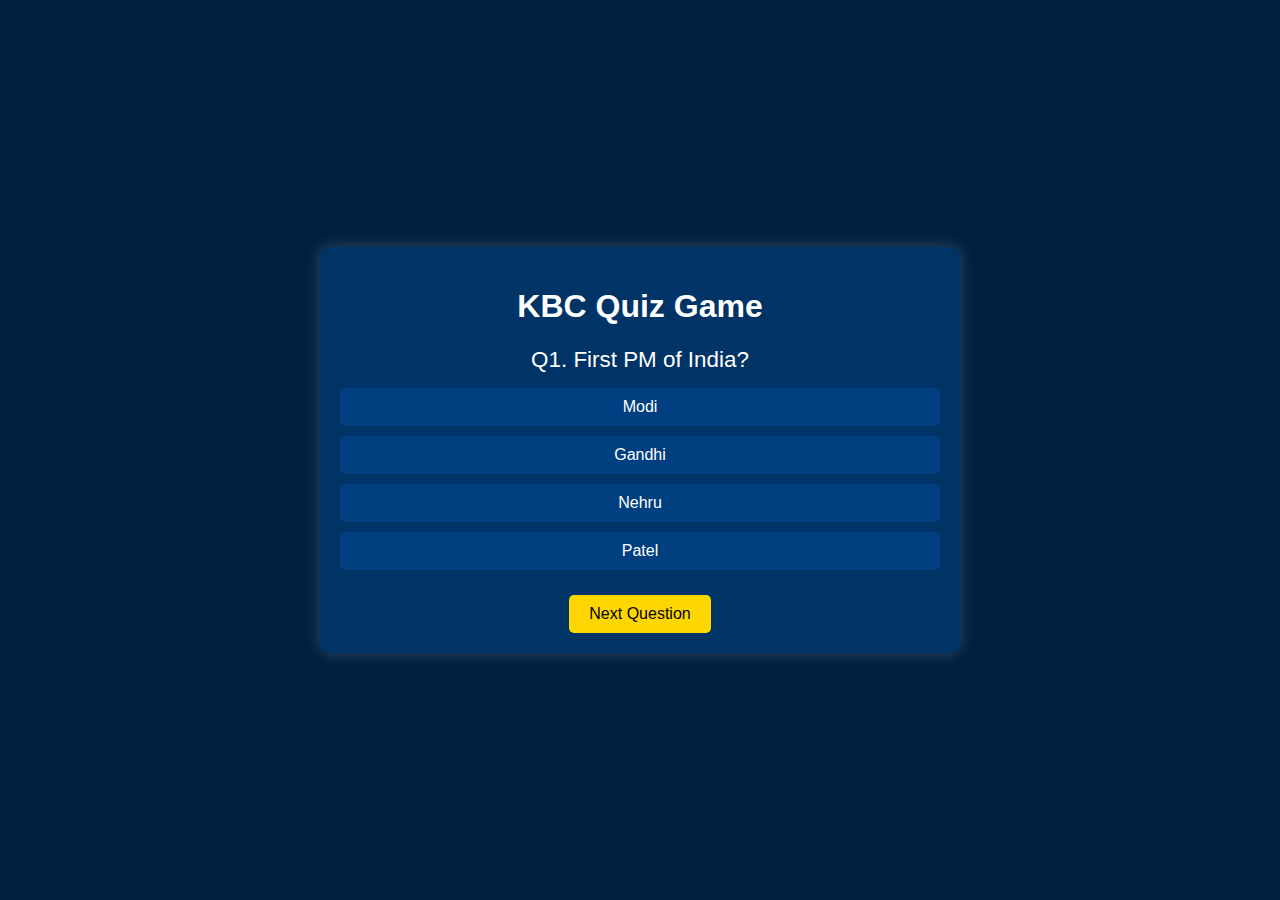
<file: KBC Quize/index.html>
<!DOCTYPE html>
<html lang="en">
<head>
  <meta charset="UTF-8" />
  <meta name="viewport" content="width=device-width, initial-scale=1.0"/>
  <title>KBC Quiz Game</title>
  <link rel="stylesheet" href="style.css">
</head>
<body>
  <div class="quiz-container">
    <h1>KBC Quiz Game</h1>
    <div id="question-box">
      <p id="question">Question will appear here</p>
      <div class="options" id="options"></div>
    </div>
    <button id="next-btn" disabled>Next Question</button>
  </div>

  <script src="script.js"></script>
</body>
</html>
</file>
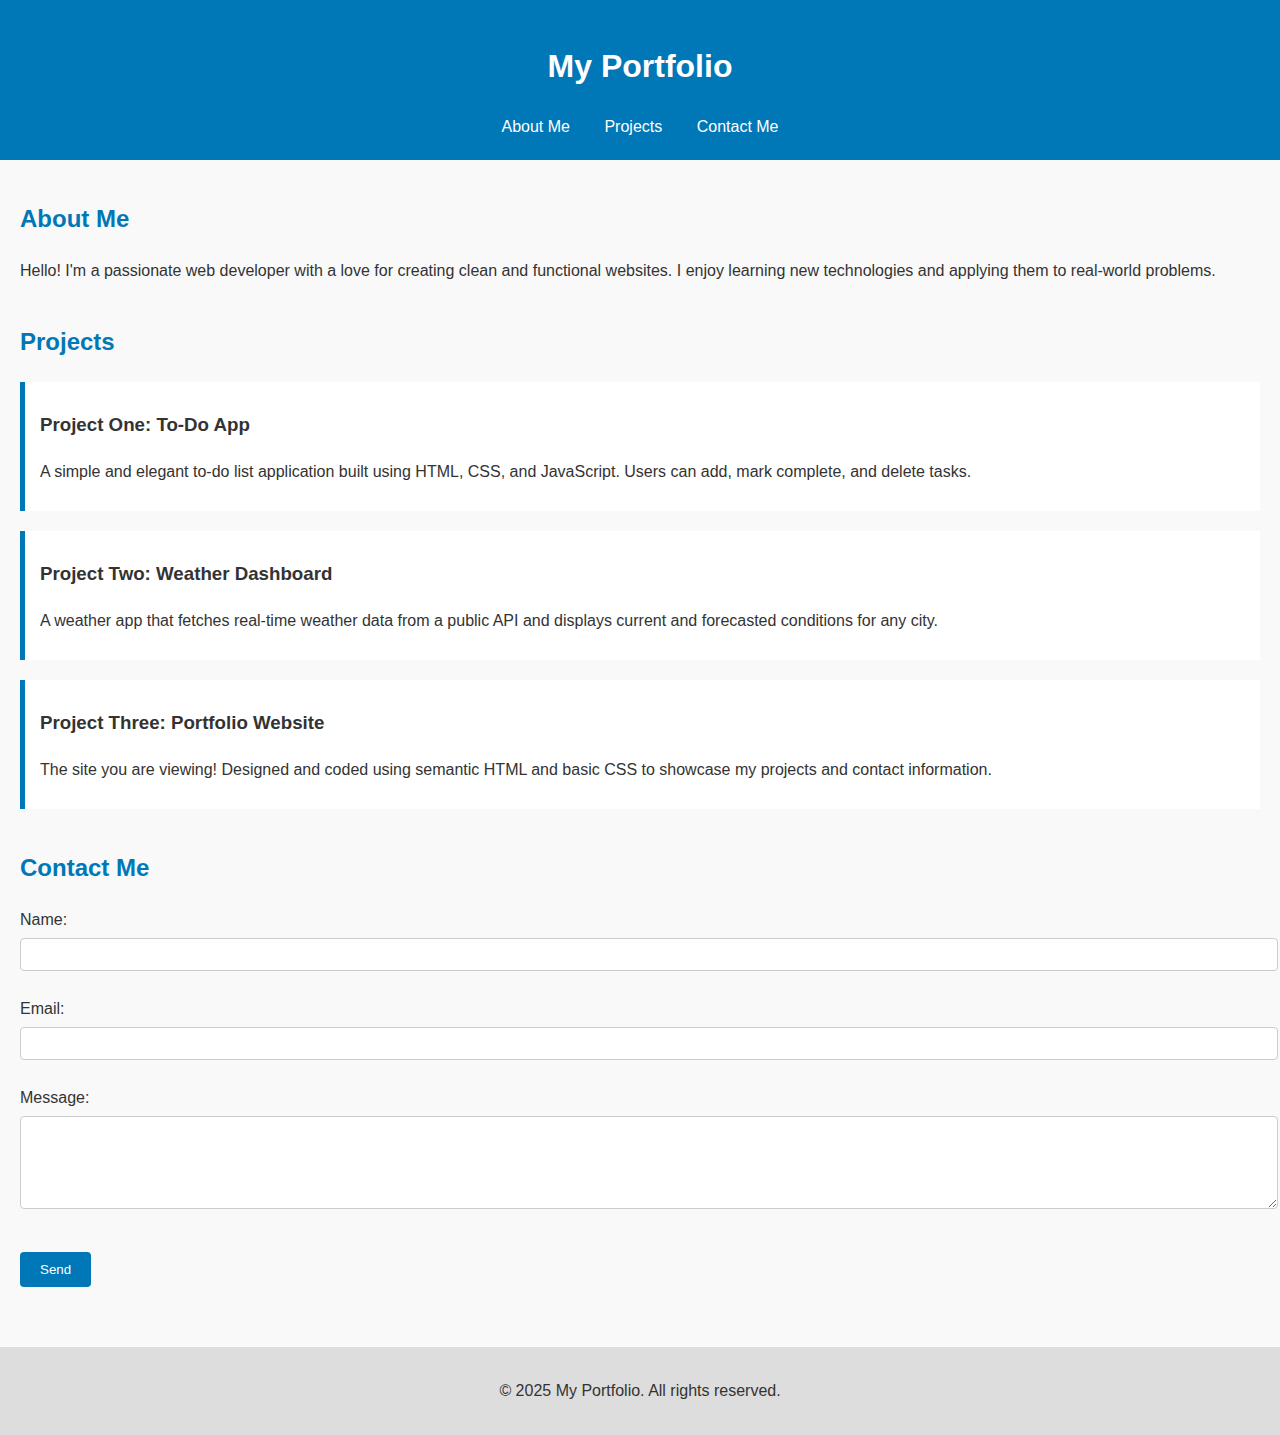
<file: Portfolio Website/index.html>
<!DOCTYPE html>
<html lang="en">
<head>
  <meta charset="UTF-8" />
  <meta name="viewport" content="width=device-width, initial-scale=1.0"/>
  <title>My Portfolio</title>
  <link rel="stylesheet" href="styles.css" />
</head>
<body>

  <header>
    <h1>My Portfolio</h1>
    <nav>
      <ul>
        <li><a href="#about">About Me</a></li>
        <li><a href="#projects">Projects</a></li>
        <li><a href="#contact">Contact Me</a></li>
      </ul>
    </nav>
  </header>

  <main>
    <section id="about">
      <h2>About Me</h2>
      <p>Hello! I'm a passionate web developer with a love for creating clean and functional websites. I enjoy learning new technologies and applying them to real-world problems.</p>
    </section>

    <section id="projects">
      <h2>Projects</h2>

      <article>
        <h3>Project One: To-Do App</h3>
        <p>A simple and elegant to-do list application built using HTML, CSS, and JavaScript. Users can add, mark complete, and delete tasks.</p>
      </article>

      <article>
        <h3>Project Two: Weather Dashboard</h3>
        <p>A weather app that fetches real-time weather data from a public API and displays current and forecasted conditions for any city.</p>
      </article>

      <article>
        <h3>Project Three: Portfolio Website</h3>
        <p>The site you are viewing! Designed and coded using semantic HTML and basic CSS to showcase my projects and contact information.</p>
      </article>
    </section>

    <section id="contact">
      <h2>Contact Me</h2>
      <form>
        <label for="name">Name:</label><br/>
        <input type="text" id="name" name="name" required><br/><br/>

        <label for="email">Email:</label><br/>
        <input type="email" id="email" name="email" required><br/><br/>

        <label for="message">Message:</label><br/>
        <textarea id="message" name="message" rows="5" required></textarea><br/><br/>

        <input type="submit" value="Send">
      </form>
    </section>
  </main>

  <footer>
    <p>© 2025 My Portfolio. All rights reserved.</p>
  </footer>

</body>
</html>
</file>
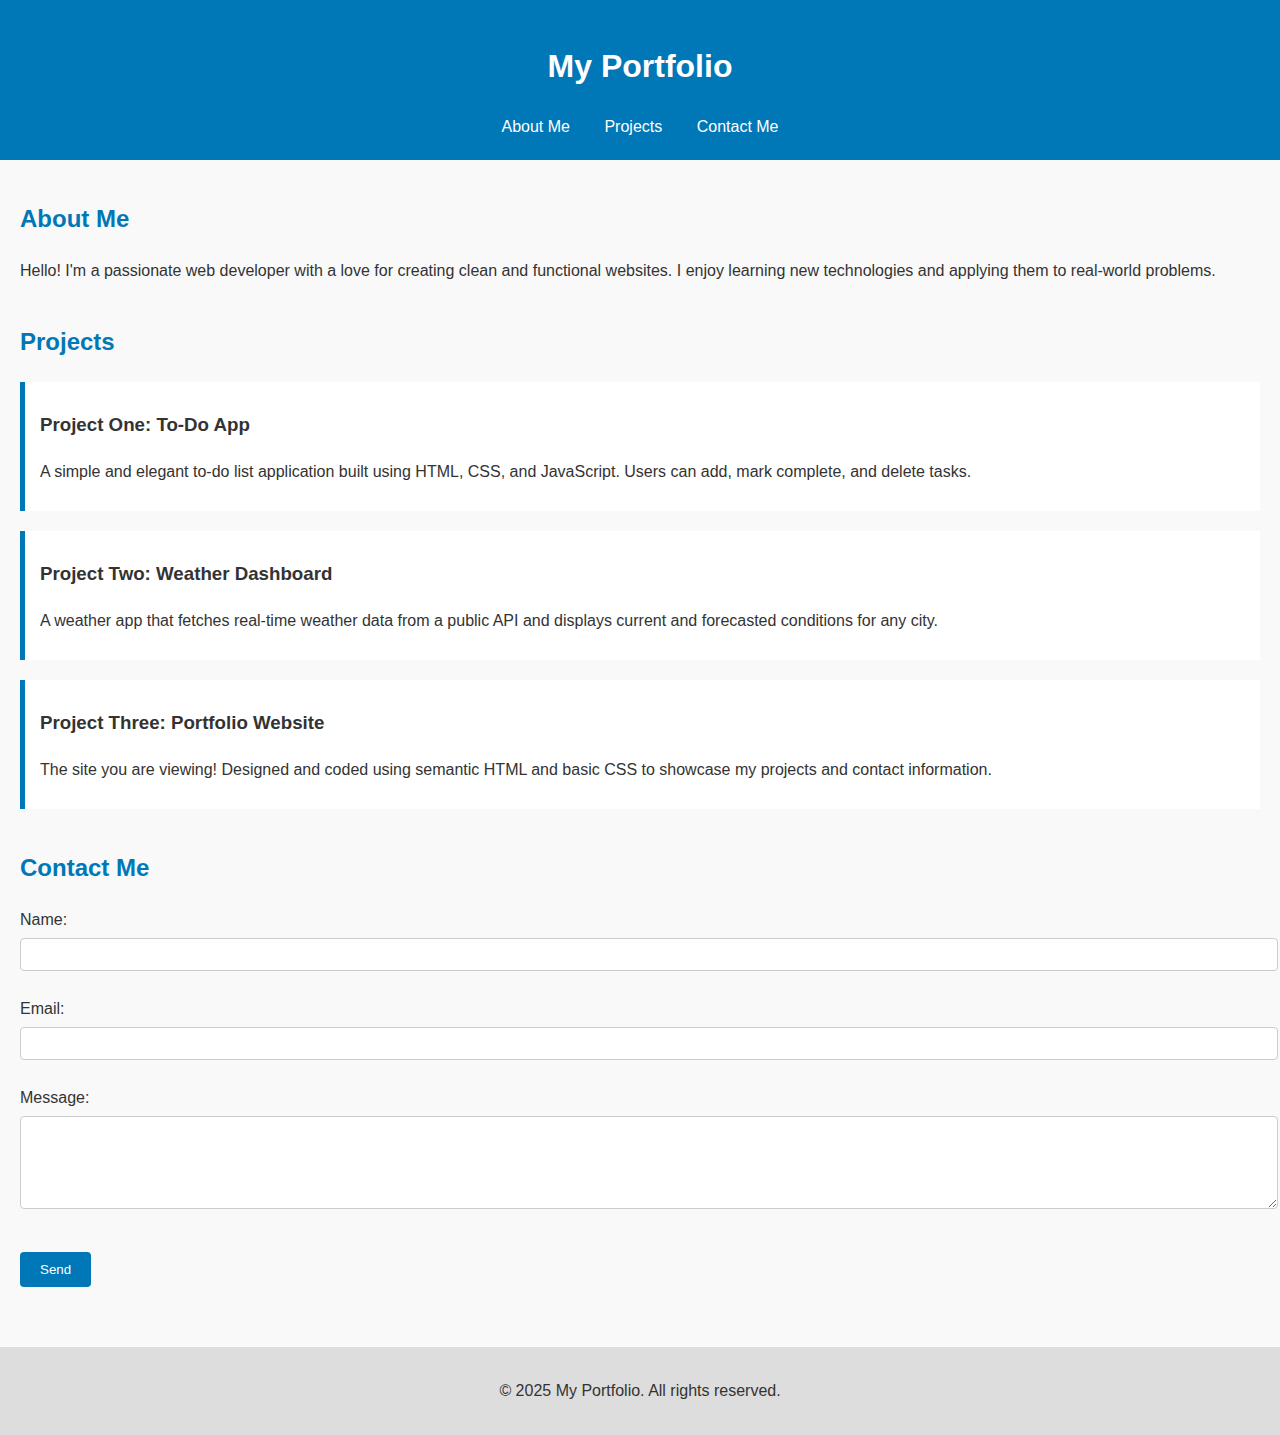
<file: project 1/index.html>
<!DOCTYPE html>
<html lang="en">
<head>
  <meta charset="UTF-8" />
  <meta name="viewport" content="width=device-width, initial-scale=1.0"/>
  <title>My Portfolio</title>
  <link rel="stylesheet" href="styles.css" />
</head>
<body>

  <header>
    <h1>My Portfolio</h1>
    <nav>
      <ul>
        <li><a href="#about">About Me</a></li>
        <li><a href="#projects">Projects</a></li>
        <li><a href="#contact">Contact Me</a></li>
      </ul>
    </nav>
  </header>

  <main>
    <section id="about">
      <h2>About Me</h2>
      <p>Hello! I'm a passionate web developer with a love for creating clean and functional websites. I enjoy learning new technologies and applying them to real-world problems.</p>
    </section>

    <section id="projects">
      <h2>Projects</h2>

      <article>
        <h3>Project One: To-Do App</h3>
        <p>A simple and elegant to-do list application built using HTML, CSS, and JavaScript. Users can add, mark complete, and delete tasks.</p>
      </article>

      <article>
        <h3>Project Two: Weather Dashboard</h3>
        <p>A weather app that fetches real-time weather data from a public API and displays current and forecasted conditions for any city.</p>
      </article>

      <article>
        <h3>Project Three: Portfolio Website</h3>
        <p>The site you are viewing! Designed and coded using semantic HTML and basic CSS to showcase my projects and contact information.</p>
      </article>
    </section>

    <section id="contact">
      <h2>Contact Me</h2>
      <form>
        <label for="name">Name:</label><br/>
        <input type="text" id="name" name="name" required><br/><br/>

        <label for="email">Email:</label><br/>
        <input type="email" id="email" name="email" required><br/><br/>

        <label for="message">Message:</label><br/>
        <textarea id="message" name="message" rows="5" required></textarea><br/><br/>

        <input type="submit" value="Send">
      </form>
    </section>
  </main>

  <footer>
    <p>© 2025 My Portfolio. All rights reserved.</p>
  </footer>

</body>
</html>
</file>
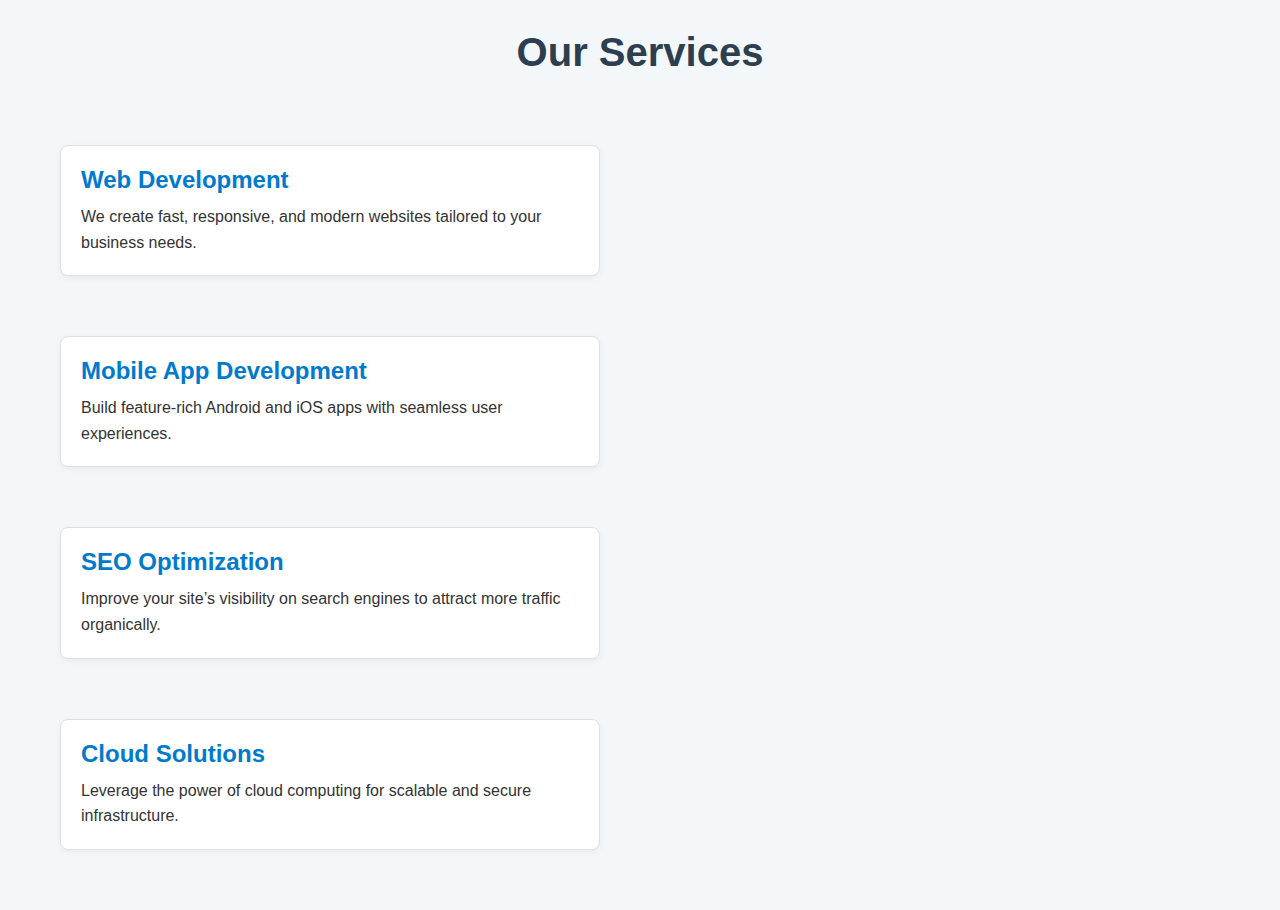
<file: project 10/index.html>
<!DOCTYPE html>
<html lang="en">
<head>
  <meta charset="UTF-8" />
  <meta name="viewport" content="width=device-width, initial-scale=1.0"/>
  <title>Our Services</title>
  <link rel="stylesheet" href="styles.css" />
</head>
<body>
  <header>
    <h1>Our Services</h1>
  </header>

  <main class="services-container">
    <section class="service-card">
      <h2>Web Development</h2>
      <p>We create fast, responsive, and modern websites tailored to your business needs.</p>
    </section>

    <section class="service-card">
      <h2>Mobile App Development</h2>
      <p>Build feature-rich Android and iOS apps with seamless user experiences.</p>
    </section>

    <section class="service-card">
      <h2>SEO Optimization</h2>
      <p>Improve your site’s visibility on search engines to attract more traffic organically.</p>
    </section>

    <section class="service-card">
      <h2>Cloud Solutions</h2>
      <p>Leverage the power of cloud computing for scalable and secure infrastructure.</p>
    </section>
  </main>
</body>
</html>
</file>
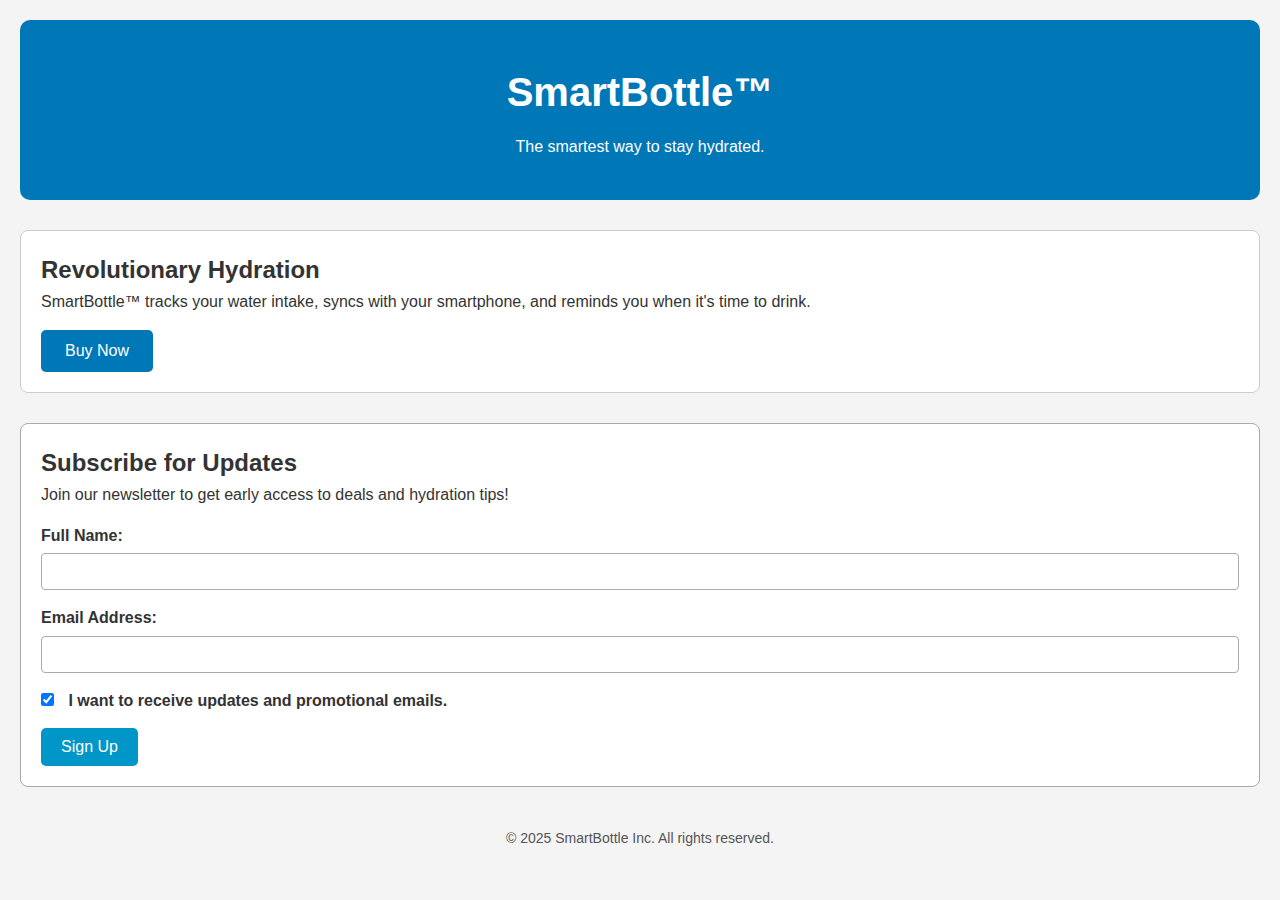
<file: project 2/index.html>
<!DOCTYPE html>
<html lang="en">
<head>
  <meta charset="UTF-8" />
  <meta name="viewport" content="width=device-width, initial-scale=1.0"/>
  <title>SmartBottle - Stay Hydrated</title>
  <link rel="stylesheet" href="styles.css" />
</head>
<body>

  <header>
    <h1>SmartBottle™</h1>
    <p>The smartest way to stay hydrated.</p>
  </header>

  <main>
    <section class="product-info">
      <h2>Revolutionary Hydration</h2>
      <p>SmartBottle™ tracks your water intake, syncs with your smartphone, and reminds you when it's time to drink.</p>
      <button class="cta-button">Buy Now</button>
    </section>

    <section class="newsletter">
      <h2>Subscribe for Updates</h2>
      <p>Join our newsletter to get early access to deals and hydration tips!</p>

      <form>
        <div class="form-group">
          <label for="name">Full Name:</label>
          <input type="text" id="name" name="name" required />
        </div>

        <div class="form-group">
          <label for="email">Email Address:</label>
          <input type="email" id="email" name="email" required />
        </div>

        <div class="form-group">
          <label>
            <input type="checkbox" name="updates" checked />
            I want to receive updates and promotional emails.
          </label>
        </div>

        <input type="submit" value="Sign Up" class="submit-button" />
      </form>
    </section>
  </main>

  <footer>
    <p>&copy; 2025 SmartBottle Inc. All rights reserved.</p>
  </footer>

</body>
</html>
</file>
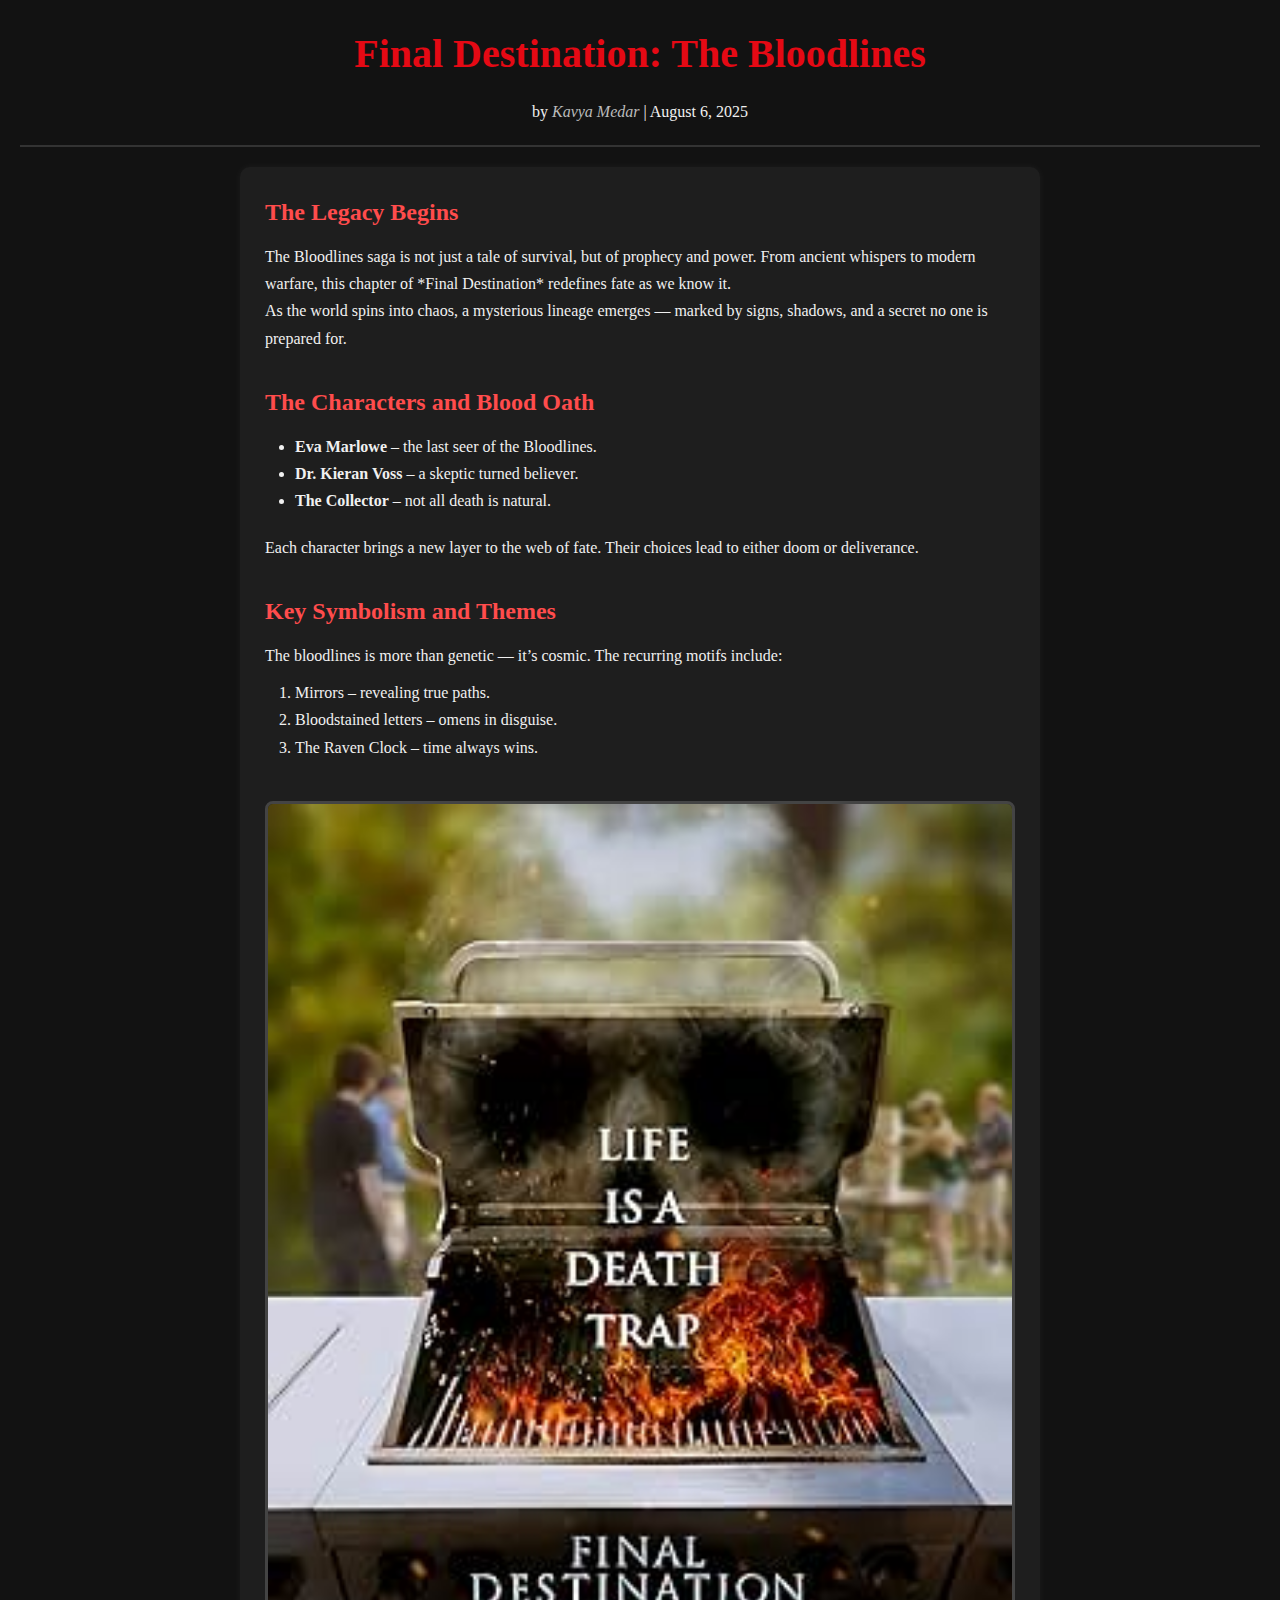
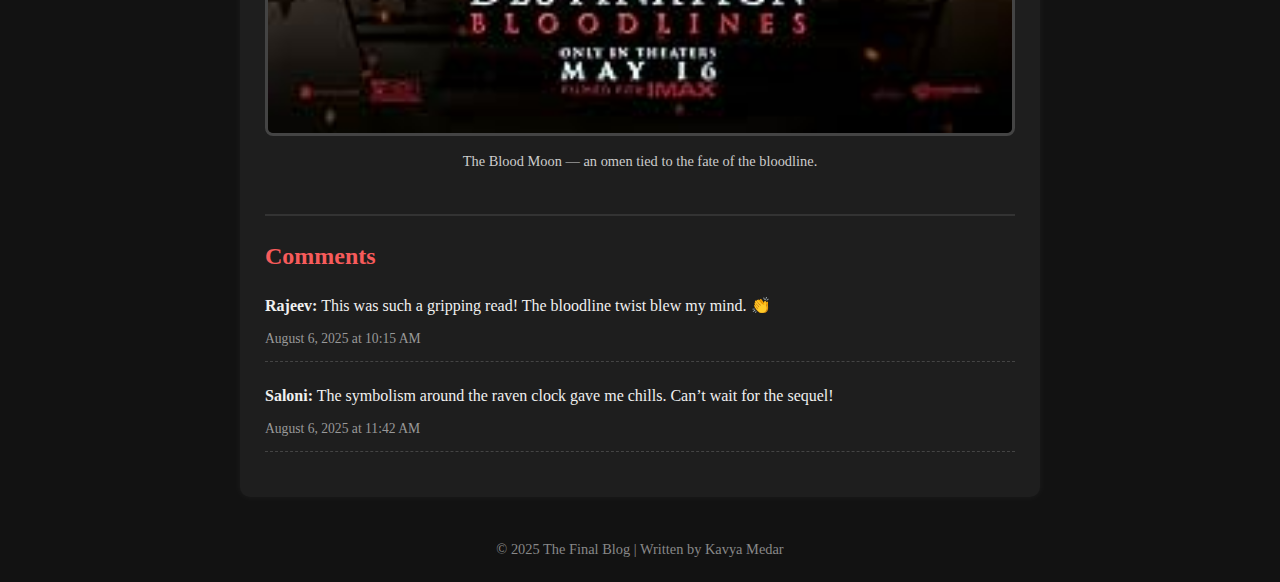
<file: project 3/index.html>
<!DOCTYPE html>
<html lang="en">
<head>
  <meta charset="UTF-8" />
  <meta name="viewport" content="width=device-width, initial-scale=1.0"/>
  <title>Final Destination - The Bloodlines</title>
  <link rel="stylesheet" href="styles.css" />
</head>
<body>

  <header>
    <h1>Final Destination: The Bloodlines</h1>
    <p>by <span class="author">Kavya Medar</span> | 
      <time datetime="2025-08-06">August 6, 2025</time>
    </p>
  </header>

  <main>
    <article>
      <section>
        <h2>The Legacy Begins</h2>
        <p>The Bloodlines saga is not just a tale of survival, but of prophecy and power. From ancient whispers to modern warfare, this chapter of *Final Destination* redefines fate as we know it.</p>
        <p>As the world spins into chaos, a mysterious lineage emerges — marked by signs, shadows, and a secret no one is prepared for.</p>
      </section>

      <section>
        <h2>The Characters and Blood Oath</h2>
        <ul>
          <li><strong>Eva Marlowe</strong> – the last seer of the Bloodlines.</li>
          <li><strong>Dr. Kieran Voss</strong> – a skeptic turned believer.</li>
          <li><strong>The Collector</strong> – not all death is natural.</li>
        </ul>
        <p>Each character brings a new layer to the web of fate. Their choices lead to either doom or deliverance.</p>
      </section>

      <section>
        <h2>Key Symbolism and Themes</h2>
        <p>The bloodlines is more than genetic — it’s cosmic. The recurring motifs include:</p>
        <ol>
          <li>Mirrors – revealing true paths.</li>
          <li>Bloodstained letters – omens in disguise.</li>
          <li>The Raven Clock – time always wins.</li>
        </ol>
      </section>

      <figure>
        <img src="Final destination-The Bloodlines.jpeg" height="auto" width="50px" alt="A shadowy figure under a blood moon" />
        <figcaption>The Blood Moon — an omen tied to the fate of the bloodline.</figcaption>
      </figure>
    </article>

    <section class="comments">
      <h2>Comments</h2>

      <article class="comment">
        <p><strong>Rajeev:</strong> This was such a gripping read! The bloodline twist blew my mind. 👏</p>
        <time datetime="2025-08-06T10:15">August 6, 2025 at 10:15 AM</time>
      </article>

      <article class="comment">
        <p><strong>Saloni:</strong> The symbolism around the raven clock gave me chills. Can’t wait for the sequel!</p>
        <time datetime="2025-08-06T11:42">August 6, 2025 at 11:42 AM</time>
      </article>

    </section>
  </main>

  <footer>
    <p>&copy; 2025 The Final Blog | Written by Kavya Medar</p>
  </footer>

</body>
</html>
</file>
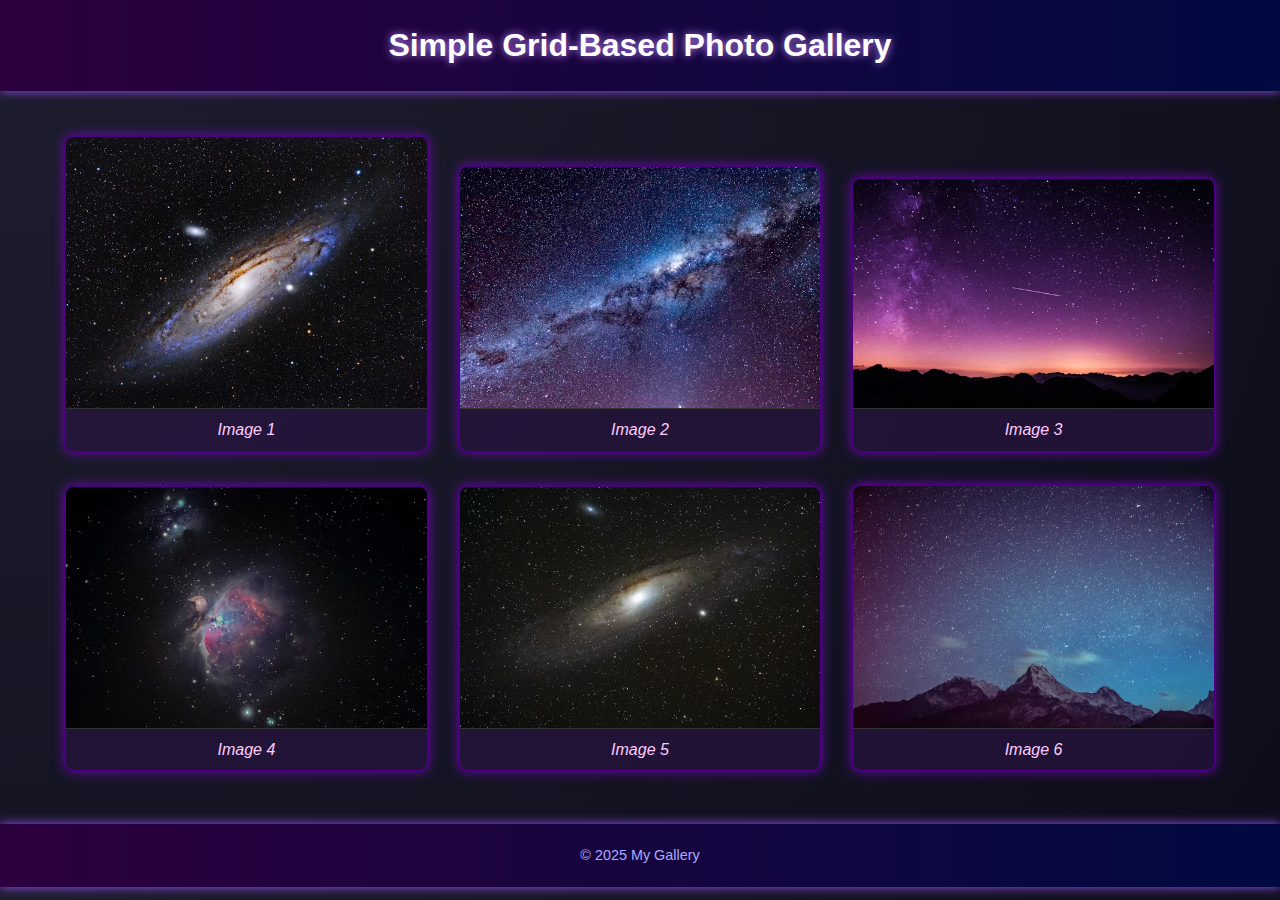
<file: project 4/index.html>
<!DOCTYPE html>
<html lang="en">
<head>
  <meta charset="UTF-8">
  <meta name="viewport" content="width=device-width, initial-scale=1">
  <title>Responsive Photo Gallery</title>
  <link rel="stylesheet" href="style.css">
</head>
<body>

  <header>
    <h1>Simple Grid-Based Photo Gallery</h1>
  </header>

  <main>
    <section class="gallery">
      <figure><img src="galaxy 1.avif" alt="Gallery Image 1"><figcaption>Image 1</figcaption></figure>
      <figure><img src="galaxy2.avif" alt="Gallery Image 2"><figcaption>Image 2</figcaption></figure>
      <figure><img src="galaxy 3.avif" alt="Gallery Image 3"><figcaption>Image 3</figcaption></figure>
      <figure><img src="galaxy 4.avif" alt="Gallery Image 4"><figcaption>Image 4</figcaption></figure>
      <figure><img src="galaxy 5.avif" alt="Gallery Image 5"><figcaption>Image 5</figcaption></figure>
      <figure><img src="galaxy 6.avif" alt="Gallery Image 6"><figcaption>Image 6</figcaption></figure>
    </section>
  </main>

  <footer>
    <p>&copy; 2025 My Gallery</p>
  </footer>

</body>
</html>
</file>
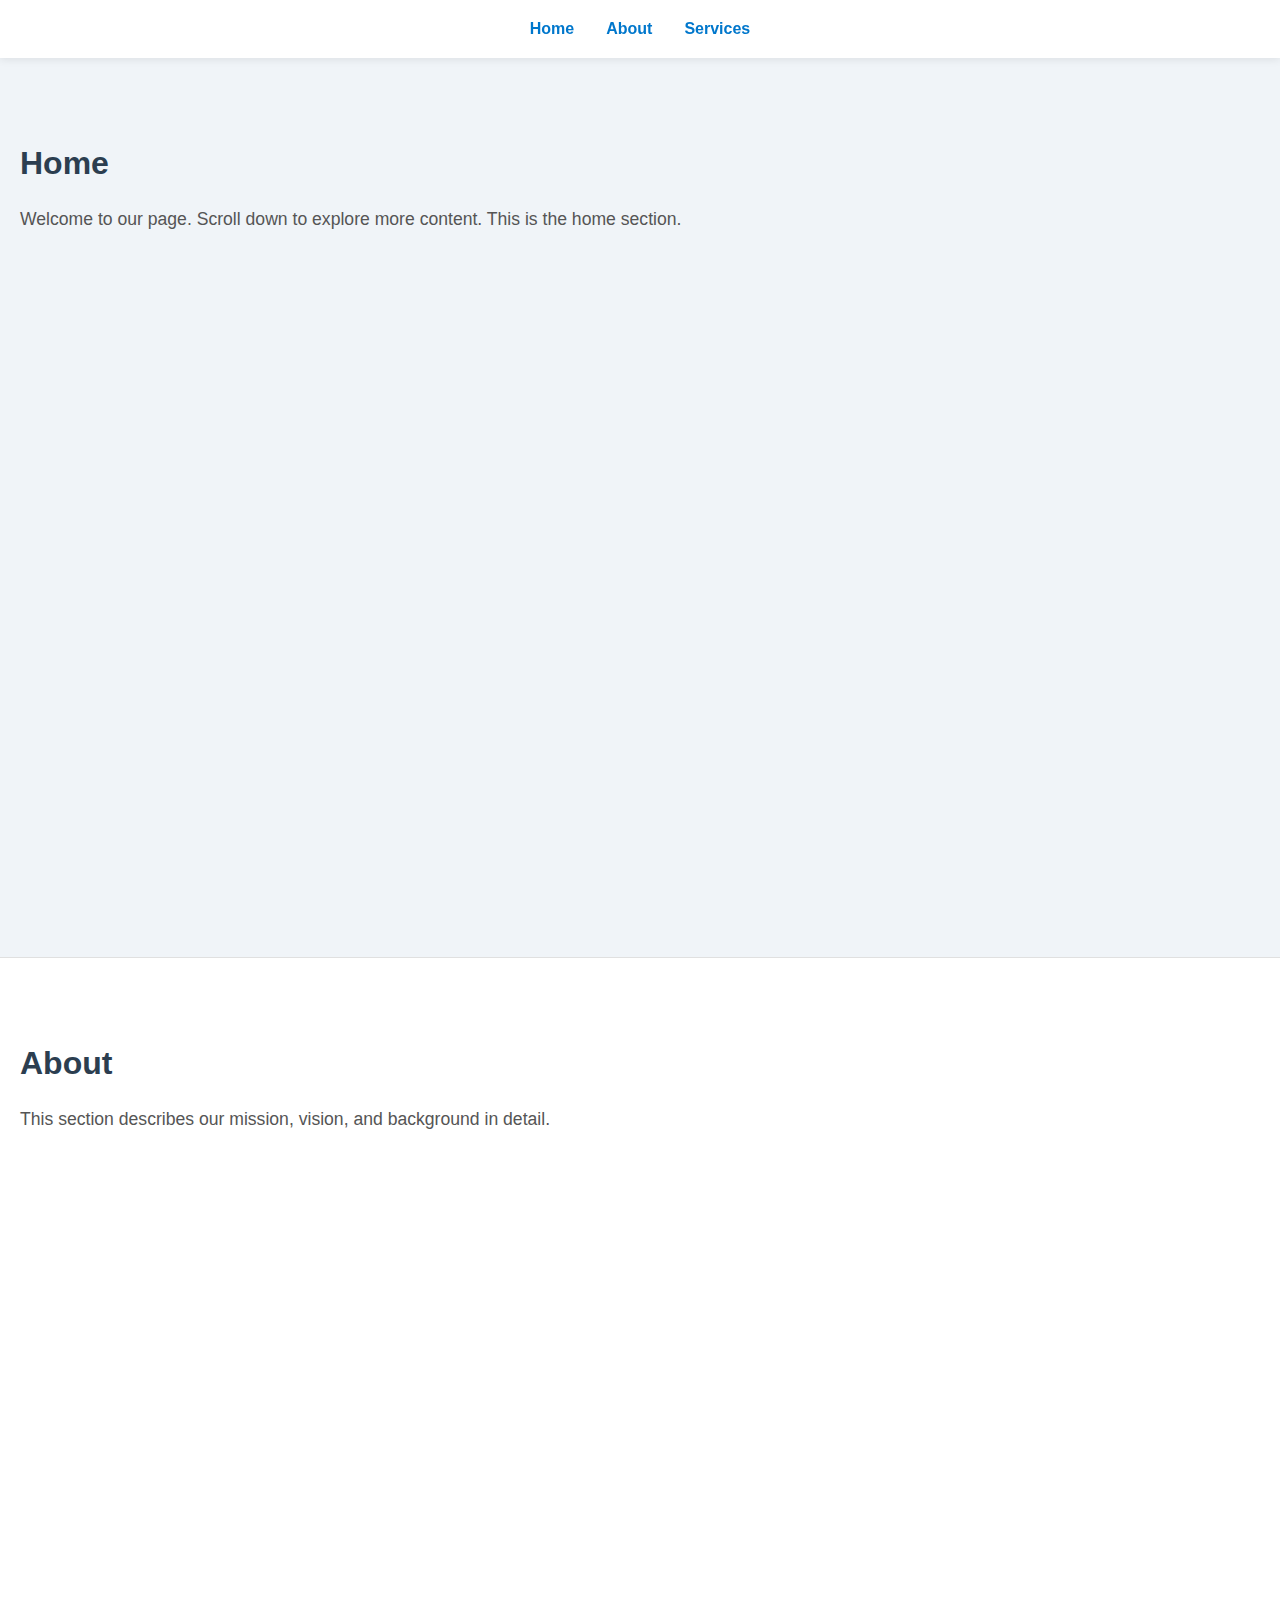
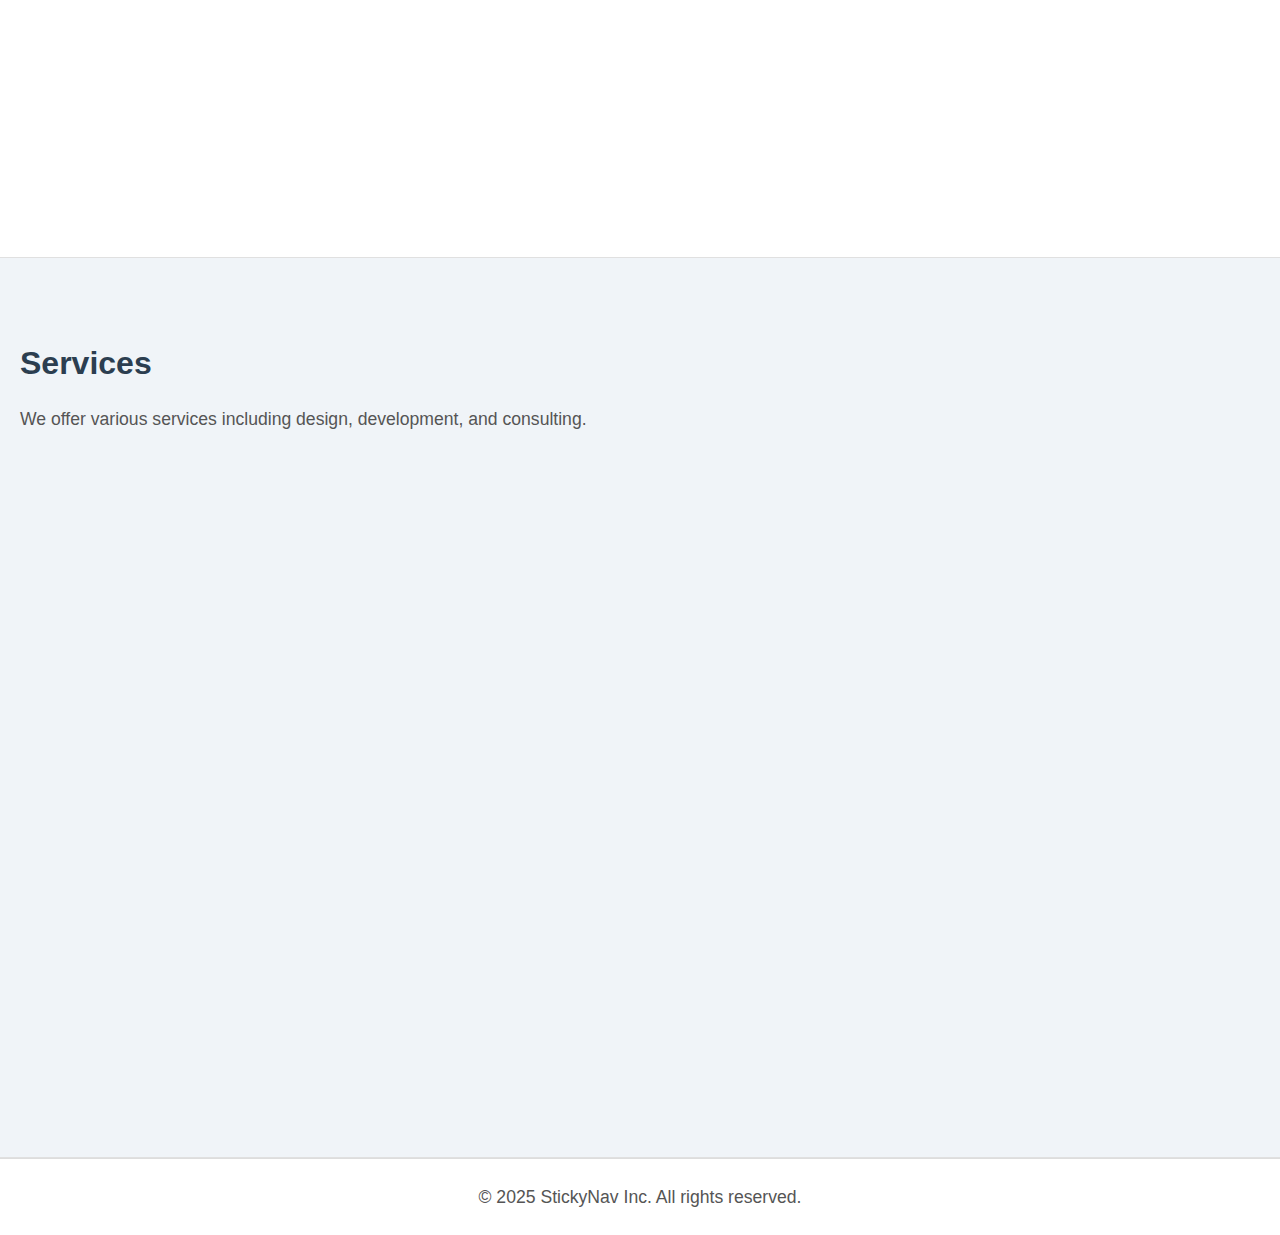
<file: project 5/index.html>
<!DOCTYPE html>
<html lang="en">
<head>
  <meta charset="UTF-8">
  <meta name="viewport" content="width=device-width, initial-scale=1.0">
  <title>Sticky Navigation Page</title>
  <link rel="stylesheet" href="style.css">
</head>
<body>

  <!-- Sticky Navigation Bar -->
  <nav>
    <a href="#home">Home</a>
    <a href="#about">About</a>
    <a href="#services">Services</a>
  </nav>

  <!-- Section 1 -->
  <section id="home">
    <h2>Home</h2>
    <p>Welcome to our page. Scroll down to explore more content. This is the home section.</p>
  </section>

  <!-- Section 2 -->
  <section id="about">
    <h2>About</h2>
    <p>This section describes our mission, vision, and background in detail.</p>
  </section>

  <!-- Section 3 -->
  <section id="services">
    <h2>Services</h2>
    <p>We offer various services including design, development, and consulting.</p>
  </section>

  <!-- Footer -->
  <footer>
    <p>&copy; 2025 StickyNav Inc. All rights reserved.</p>
  </footer>

</body>
</html>
</file>
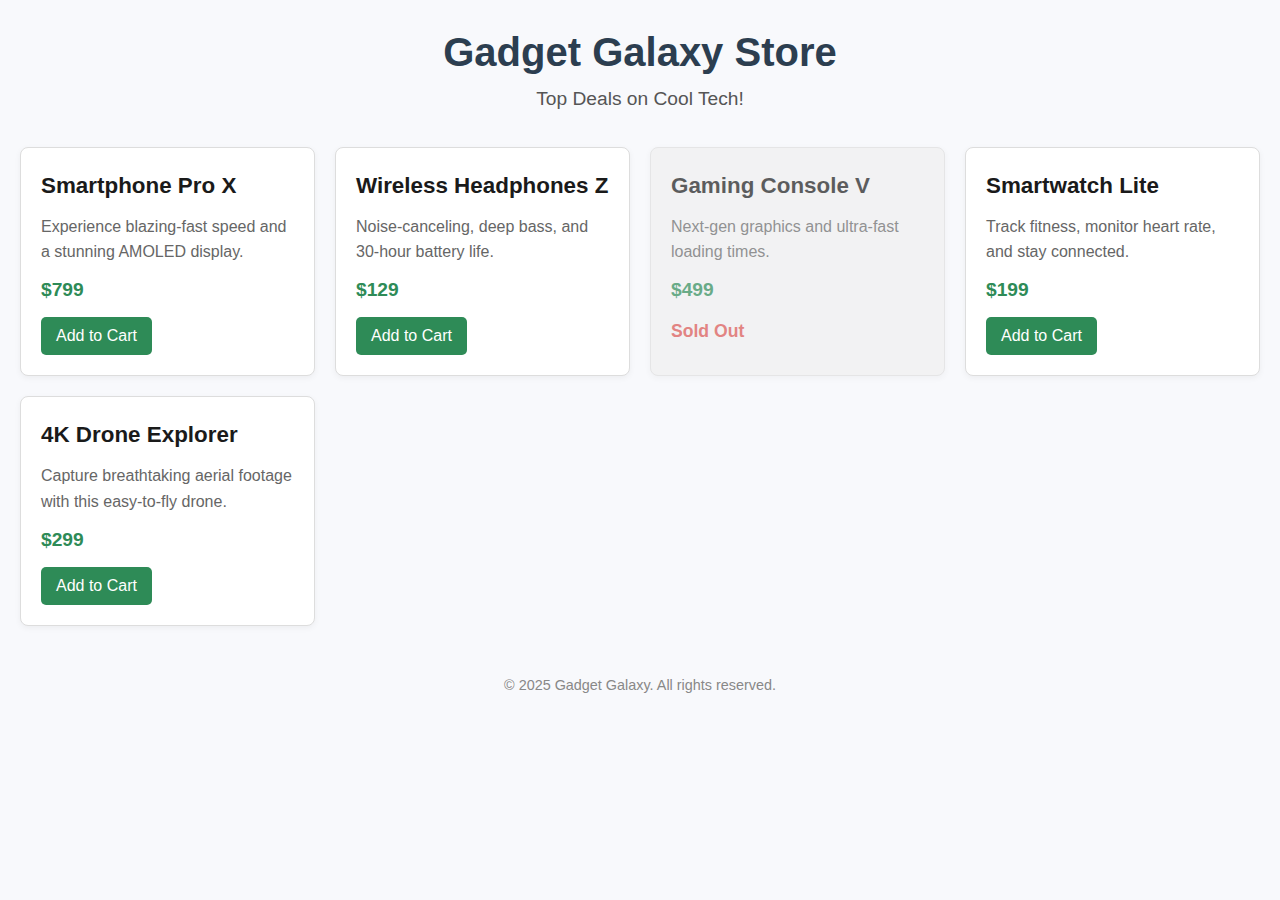
<file: project 6/index.html>
<!DOCTYPE html>
<html lang="en">
<head>
  <meta charset="UTF-8" />
  <meta name="viewport" content="width=device-width, initial-scale=1.0"/>
  <title>Online Store - Product Listing</title>
  <link rel="stylesheet" href="style.css" />
</head>
<body>
  <header>
    <h1>Gadget Galaxy Store</h1>
    <p>Top Deals on Cool Tech!</p>
  </header>

  <main>
    <section class="product-list">
      <!-- Product 1 -->
      <article class="product">
        <h2>Smartphone Pro X</h2>
        <p class="description">Experience blazing-fast speed and a stunning AMOLED display.</p>
        <p class="price">$799</p>
        <button>Add to Cart</button>
      </article>

      <!-- Product 2 -->
      <article class="product">
        <h2>Wireless Headphones Z</h2>
        <p class="description">Noise-canceling, deep bass, and 30-hour battery life.</p>
        <p class="price">$129</p>
        <button>Add to Cart</button>
      </article>

      <!-- Product 3 (Sold Out) -->
      <article class="product sold-out" aria-disabled="true">
        <h2>Gaming Console V</h2>
        <p class="description">Next-gen graphics and ultra-fast loading times.</p>
        <p class="price">$499</p>
        <p class="status">Sold Out</p>
      </article>

      <!-- Product 4 -->
      <article class="product">
        <h2>Smartwatch Lite</h2>
        <p class="description">Track fitness, monitor heart rate, and stay connected.</p>
        <p class="price">$199</p>
        <button>Add to Cart</button>
      </article>

      <!-- Product 5 -->
      <article class="product">
        <h2>4K Drone Explorer</h2>
        <p class="description">Capture breathtaking aerial footage with this easy-to-fly drone.</p>
        <p class="price">$299</p>
        <button>Add to Cart</button>
      </article>
    </section>
  </main>

  <footer>
    <p>&copy; 2025 Gadget Galaxy. All rights reserved.</p>
  </footer>
</body>
</html>
</file>
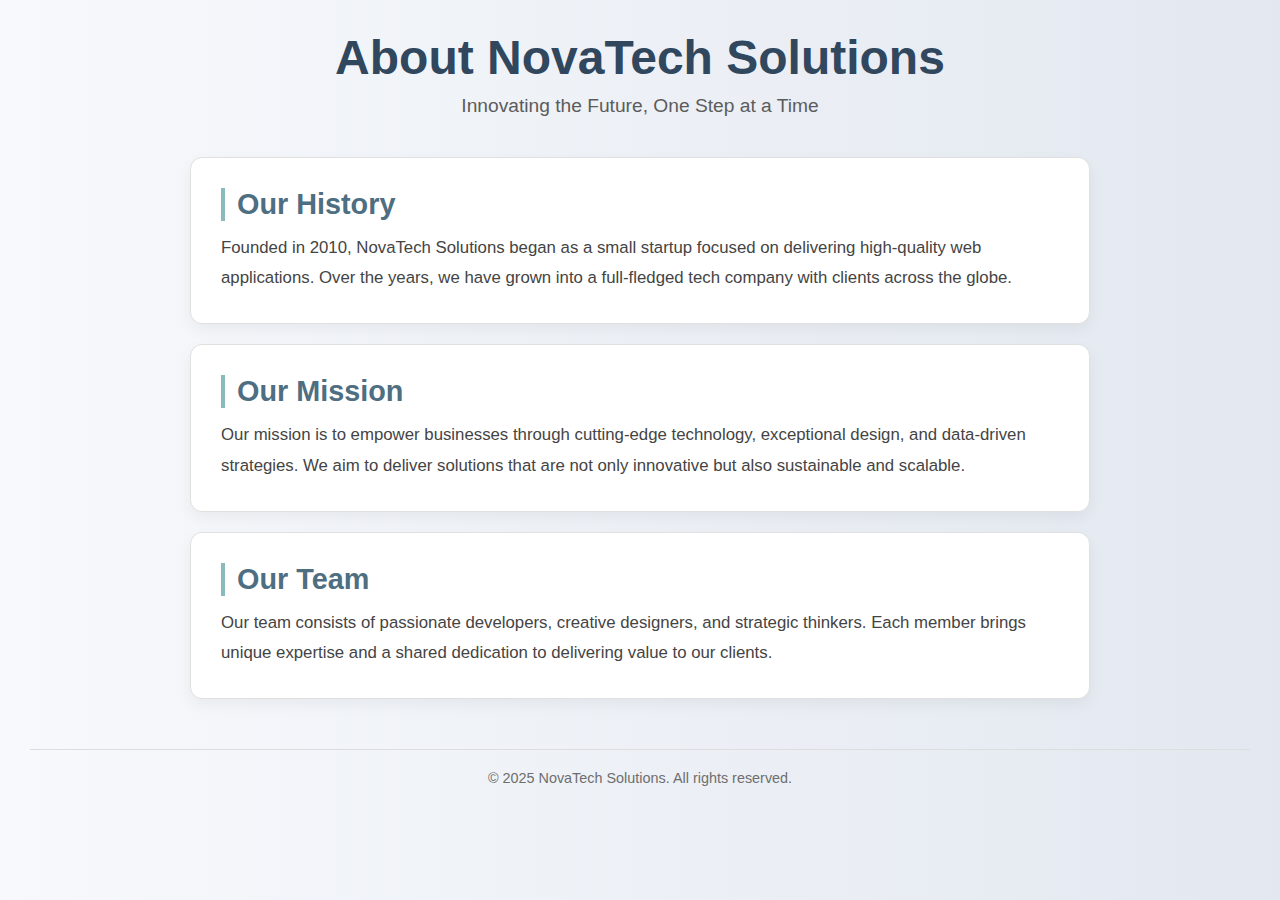
<file: project 7/index.html>
<!DOCTYPE html>
<html lang="en">
<head>
  <meta charset="UTF-8" />
  <meta name="viewport" content="width=device-width, initial-scale=1.0"/>
  <title>About Us - NovaTech Solutions</title>
  <link rel="stylesheet" href="style.css" />
</head>
<body>
  <header>
    <h1>About NovaTech Solutions</h1>
    <p>Innovating the Future, One Step at a Time</p>
  </header>

  <main>
    <!-- Our History Section -->
    <section class="about-section history">
      <h2>Our History</h2>
      <p>Founded in 2010, NovaTech Solutions began as a small startup focused on delivering high-quality web applications. Over the years, we have grown into a full-fledged tech company with clients across the globe.</p>
    </section>

    <!-- Our Mission Section -->
    <section class="about-section mission">
      <h2>Our Mission</h2>
      <p>Our mission is to empower businesses through cutting-edge technology, exceptional design, and data-driven strategies. We aim to deliver solutions that are not only innovative but also sustainable and scalable.</p>
    </section>

    <!-- Our Team Section -->
    <section class="about-section team">
      <h2>Our Team</h2>
      <p>Our team consists of passionate developers, creative designers, and strategic thinkers. Each member brings unique expertise and a shared dedication to delivering value to our clients.</p>
    </section>
  </main>

  <footer>
    <p>&copy; 2025 NovaTech Solutions. All rights reserved.</p>
  </footer>
</body>
</html>
</file>
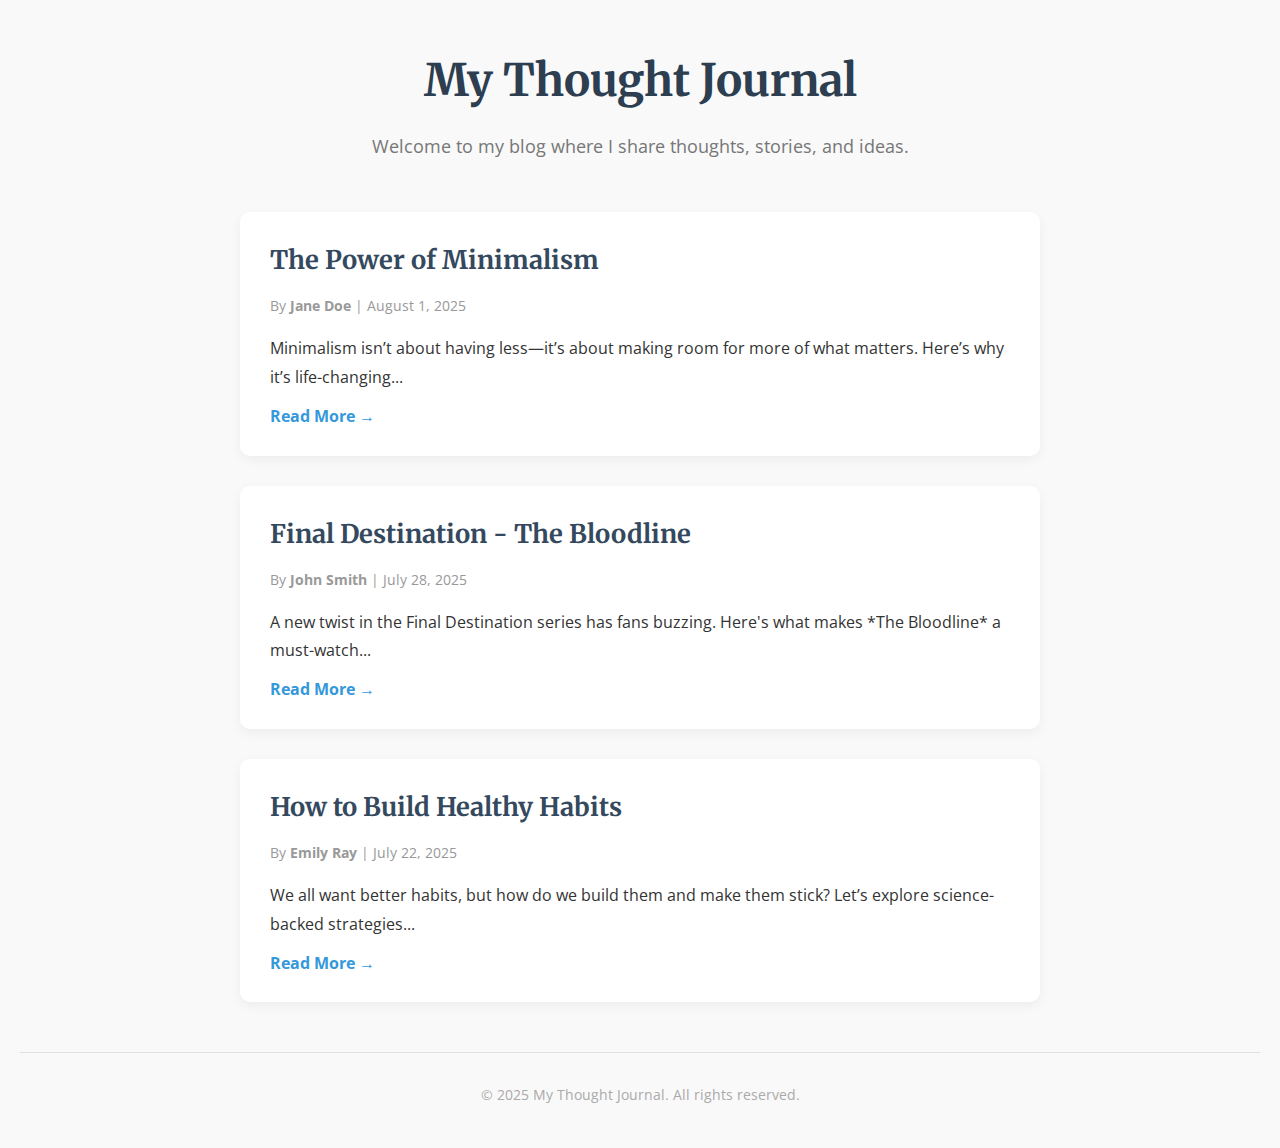
<file: project 8/index.html>
<!DOCTYPE html>
<html lang="en">
<head>
  <meta charset="UTF-8">
  <meta name="viewport" content="width=device-width, initial-scale=1.0">
  <title>My Blog Homepage</title>
  <link rel="stylesheet" href="style.css">
</head>
<body>

  <header>
    <h1>My Thought Journal</h1>
    <p>Welcome to my blog where I share thoughts, stories, and ideas.</p>
  </header>

  <main>
    <article>
      <h2>The Power of Minimalism</h2>
      <p class="meta">By <strong>Jane Doe</strong> | <time datetime="2025-08-01">August 1, 2025</time></p>
      <p>Minimalism isn’t about having less—it’s about making room for more of what matters. Here’s why it’s life-changing...</p>
      <a href="#">Read More →</a>
    </article>

    <article>
      <h2>Final Destination - The Bloodline</h2>
      <p class="meta">By <strong>John Smith</strong> | <time datetime="2025-07-28">July 28, 2025</time></p>
      <p>A new twist in the Final Destination series has fans buzzing. Here's what makes *The Bloodline* a must-watch...</p>
      <a href="#">Read More →</a>
    </article>

    <article>
      <h2>How to Build Healthy Habits</h2>
      <p class="meta">By <strong>Emily Ray</strong> | <time datetime="2025-07-22">July 22, 2025</time></p>
      <p>We all want better habits, but how do we build them and make them stick? Let’s explore science-backed strategies...</p>
      <a href="#">Read More →</a>
    </article>
  </main>

  <footer>
    <p>© 2025 My Thought Journal. All rights reserved.</p>
  </footer>

</body>
</html>
</file>
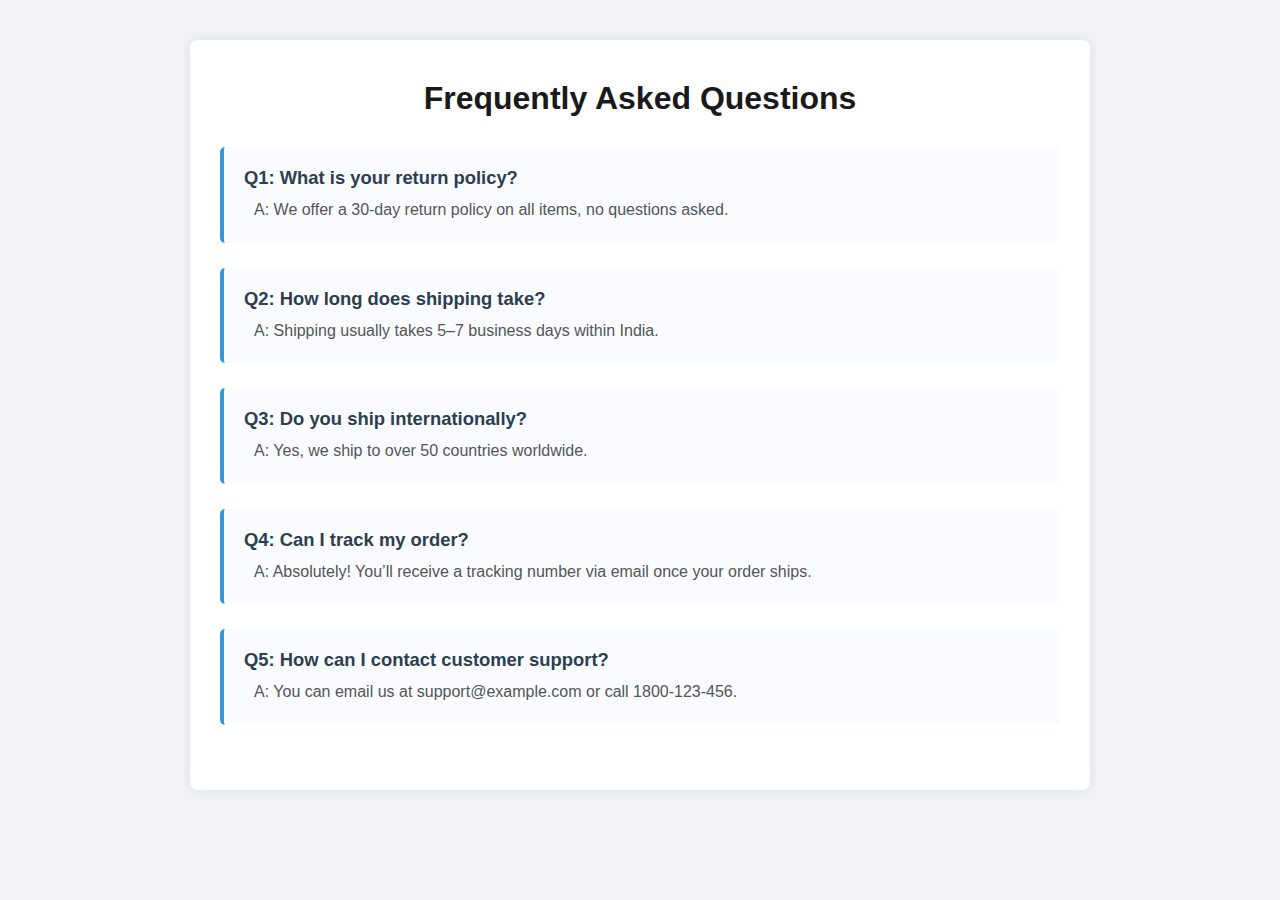
<file: project 9/index.html>
<!DOCTYPE html>
<html lang="en">
<head>
  <meta charset="UTF-8">
  <title>FAQ Section</title>
  <link rel="stylesheet" href="style.css">
</head>
<body>
  <section class="faq">
    <h1>Frequently Asked Questions</h1>
    <ul>
      <li>
        <strong>Q1: What is your return policy?</strong>
        <p>A: We offer a 30-day return policy on all items, no questions asked.</p>
      </li>
      <li>
        <strong>Q2: How long does shipping take?</strong>
        <p>A: Shipping usually takes 5–7 business days within India.</p>
      </li>
      <li>
        <strong>Q3: Do you ship internationally?</strong>
        <p>A: Yes, we ship to over 50 countries worldwide.</p>
      </li>
      <li>
        <strong>Q4: Can I track my order?</strong>
        <p>A: Absolutely! You’ll receive a tracking number via email once your order ships.</p>
      </li>
      <li>
        <strong>Q5: How can I contact customer support?</strong>
        <p>A: You can email us at support@example.com or call 1800-123-456.</p>
      </li>
    </ul>
  </section>
</body>
</html>
</file>
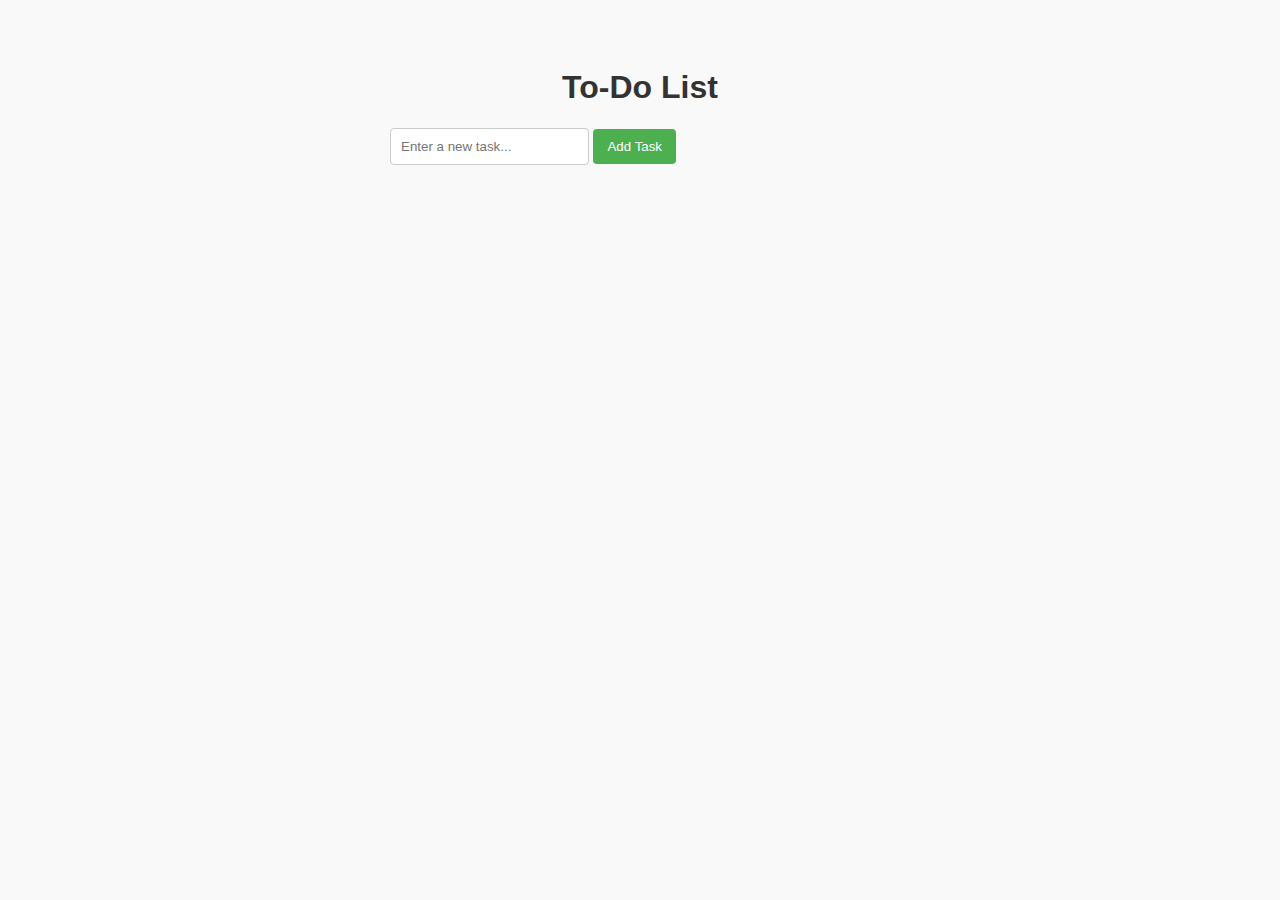
<file: ToDoList project/index.html>
<!DOCTYPE html>
<html lang="en">
<head>
  <meta charset="UTF-8">
  <title>To-Do List</title>
  <link rel="stylesheet" href="style.css">
</head>
<body>
  <div class="container">
    <h1>To-Do List</h1>
    <input type="text" id="taskInput" placeholder="Enter a new task..." />
    <button id="addBtn">Add Task</button>
    <ul id="taskList"></ul>
  </div>

  <script src="script.js"></script>
</body>
</html>
</file>
<file: KBC Quize/style.css>
body {
  font-family: 'Segoe UI', sans-serif;
  background-color: #001f3f;
  color: white;
  margin: 0;
  padding: 0;
  height: 100vh;
  display: flex;
  justify-content: center;
  align-items: center;
  overflow: hidden; /* Disable full page scroll */
}

/* Container Box */
.quiz-container {
  width: 90%;
  max-width: 600px;
  max-height: 90vh;            /* Limit height */
  overflow-y: auto;            /* Allow internal scroll */
  background: #003366;
  border-radius: 10px;
  box-shadow: 0 0 15px rgba(255,255,255,0.2);
  text-align: center;
  padding: 20px;
}


#question {
  font-size: 1.4em;
  margin-bottom: 15px;
}

.options button {
  display: block;
  width: 100%;
  margin: 10px 0;
  padding: 10px;
  background-color: #004080;
  border: none;
  color: white;
  font-size: 1em;
  border-radius: 5px;
  cursor: pointer;
  transition: 0.3s;
}

.options button:disabled {
  cursor: not-allowed;
  opacity: 0.7;
}

#next-btn {
  padding: 10px 20px;
  font-size: 1em;
  background-color: gold;
  border: none;
  color: black;
  margin-top: 15px;
  cursor: pointer;
  border-radius: 5px;
}

.result {
  text-align: left;
  margin-top: 15px;
}
</file>
<file: Portfolio Website/styles.css>
body {
  font-family: Arial, sans-serif;
  line-height: 1.6;
  background-color: #f9f9f9;
  color: #333;
  margin: 0;
  padding: 0;
}

header {
  background-color: #0077b6;
  color: white;
  padding: 20px;
  text-align: center;
}

nav ul {
  list-style-type: none;
  padding: 0;
  margin: 10px 0 0;
}

nav ul li {
  display: inline;
  margin: 0 15px;
}

nav ul li a {
  color: white;
  text-decoration: none;
}

main {
  padding: 20px;
}

section {
  margin-bottom: 40px;
}

h2 {
  color: #0077b6;
}

article {
  background-color: white;
  border-left: 5px solid #0077b6;
  padding: 10px 15px;
  margin-bottom: 20px;
}

form input[type="text"],
form input[type="email"],
form textarea {
  width: 100%;
  padding: 8px;
  margin-top: 5px;
  border: 1px solid #ccc;
  border-radius: 4px;
}

form input[type="submit"] {
  background-color: #0077b6;
  color: white;
  border: none;
  padding: 10px 20px;
  margin-top: 10px;
  cursor: pointer;
  border-radius: 4px;
}

form input[type="submit"]:hover {
  background-color: #005f87;
}

footer {
  background-color: #ddd;
  text-align: center;
  padding: 15px;
}
</file>
<file: project 1/styles.css>
body {
  font-family: Arial, sans-serif;
  line-height: 1.6;
  background-color: #f9f9f9;
  color: #333;
  margin: 0;
  padding: 0;
}

header {
  background-color: #0077b6;
  color: white;
  padding: 20px;
  text-align: center;
}

nav ul {
  list-style-type: none;
  padding: 0;
  margin: 10px 0 0;
}

nav ul li {
  display: inline;
  margin: 0 15px;
}

nav ul li a {
  color: white;
  text-decoration: none;
}

main {
  padding: 20px;
}

section {
  margin-bottom: 40px;
}

h2 {
  color: #0077b6;
}

article {
  background-color: white;
  border-left: 5px solid #0077b6;
  padding: 10px 15px;
  margin-bottom: 20px;
}

form input[type="text"],
form input[type="email"],
form textarea {
  width: 100%;
  padding: 8px;
  margin-top: 5px;
  border: 1px solid #ccc;
  border-radius: 4px;
}

form input[type="submit"] {
  background-color: #0077b6;
  color: white;
  border: none;
  padding: 10px 20px;
  margin-top: 10px;
  cursor: pointer;
  border-radius: 4px;
}

form input[type="submit"]:hover {
  background-color: #005f87;
}

footer {
  background-color: #ddd;
  text-align: center;
  padding: 15px;
}
</file>
<file: project 10/styles.css>
/* Base styles */
* {
  box-sizing: border-box;
  margin: 0;
  padding: 0;
}

body {
  font-family: Arial, sans-serif;
  background-color: #f4f7fa;
  color: #333;
  padding: 30px;
}

header h1 {
  text-align: center;
  margin-bottom: 40px;
  font-size: 2.5rem;
  color: #2c3e50;
}

/* Container for all cards */
.services-container {
  display: block; /* default block layout for all sizes */
  max-width: 1200px;
  margin: auto;
}

/* Card styles */
.service-card {
  display: inline-block;
  width: 100%;
  padding: 20px;
  margin-bottom: 20px;
  background-color: #ffffff;
  border: 1px solid #e0e0e0;
  box-shadow: 0 2px 6px rgba(0, 0, 0, 0.05);
  border-radius: 8px;
  vertical-align: top;
  transition: box-shadow 0.3s ease;
}

.service-card:hover {
  box-shadow: 0 4px 12px rgba(0, 0, 0, 0.1);
}

.service-card h2 {
  margin-bottom: 10px;
  font-size: 1.5rem;
  color: #007acc;
}

.service-card p {
  line-height: 1.6;
  font-size: 1rem;
}

/* Medium screens (tablet) */
@media (min-width: 600px) {
  .service-card {
    width: 80%;
    margin-left: auto;
    margin-right: auto;
  }
}

/* Large screens (desktop) */
@media (min-width: 900px) {
  .services-container {
    display: inline-block;
    width: 100%;
  }

  .service-card {
    width: 45%;
    margin: 2.5%;
  }
}
</file>
<file: ToDoList project/style.css>
:root {
  --bg-color: #f9f9f9;
  --text-color: #333;
  --accent-color: #4CAF50;
  --task-bg: #fff;
  --task-border: #ccc;
}

body.dark {
  --bg-color: #1e1e1e;
  --text-color: #eee;
  --accent-color: #6cc644;
  --task-bg: #2c2c2c;
  --task-border: #444;
}

body {
  background-color: var(--bg-color);
  color: var(--text-color);
  font-family: 'Segoe UI', sans-serif;
  display: flex;
  justify-content: center;
  padding: 40px;
}

.container {
  max-width: 500px;
  width: 100%;
}

h1 {
  text-align: center;
}

.input-group {
  display: flex;
  gap: 10px;
  margin-bottom: 20px;
}

input[type="text"] {
  flex: 1;
  padding: 10px;
  border: 1px solid var(--task-border);
  border-radius: 4px;
}

button {
  padding: 10px 14px;
  background-color: var(--accent-color);
  color: #fff;
  border: none;
  border-radius: 4px;
  cursor: pointer;
}

button:hover {
  opacity: 0.9;
}

ul {
  list-style: none;
  padding: 0;
}

li {
  background-color: var(--task-bg);
  border: 1px solid var(--task-border);
  padding: 10px 14px;
  margin-bottom: 10px;
  border-radius: 6px;
  display: flex;
  justify-content: space-between;
  align-items: center;
}

.task-text.completed {
  text-decoration: line-through;
  color: gray;
  opacity: 0.7;
}

#themeToggle {
  margin-top: 20px;
  width: 100%;
}
</file>
<file: project 2/styles.css>
/* Reset basics */
* {
  box-sizing: border-box;
  margin: 0;
  padding: 0;
}

body {
  font-family: Arial, sans-serif;
  line-height: 1.6;
  color: #333;
  background: #f4f4f4;
  padding: 20px;
}

/* Header */
header {
  text-align: center;
  background: #0077b6;
  color: white;
  padding: 40px 20px;
  border-radius: 10px;
  margin-bottom: 30px;
}

header h1 {
  font-size: 2.5em;
  margin-bottom: 10px;
}

/* Product Info */
.product-info {
  background: white;
  padding: 20px;
  border: 1px solid #ccc;
  border-radius: 8px;
  margin-bottom: 30px;
}

.cta-button {
  background-color: #0077b6;
  color: white;
  border: none;
  padding: 12px 24px;
  margin-top: 15px;
  font-size: 16px;
  cursor: pointer;
  border-radius: 5px;
}

.cta-button:hover {
  background-color: #005f8a;
}

/* Newsletter Section */
.newsletter {
  background: #ffffff;
  padding: 20px;
  border: 1px solid #aaa;
  border-radius: 8px;
}

.newsletter form {
  margin-top: 15px;
}

.form-group {
  margin-bottom: 15px;
}

label {
  display: block;
  font-weight: bold;
  margin-bottom: 5px;
}

input[type="text"],
input[type="email"] {
  width: 100%;
  padding: 10px;
  border: 1px solid #aaa;
  border-radius: 4px;
}

input[type="checkbox"] {
  margin-right: 10px;
}

.submit-button {
  background-color: #0096c7;
  color: white;
  padding: 10px 20px;
  border: none;
  font-size: 16px;
  cursor: pointer;
  border-radius: 5px;
}

.submit-button:hover {
  background-color: #0077b6;
}

/* Footer */
footer {
  margin-top: 40px;
  text-align: center;
  font-size: 14px;
  color: #555;
}

/* Responsive Design */
@media (max-width: 600px) {
  header h1 {
    font-size: 2em;
  }

  .cta-button,
  .submit-button {
    width: 100%;
  }
}
</file>
<file: project 3/styles.css>
/* Reset */
* {
  box-sizing: border-box;
  margin: 0;
  padding: 0;
}

/* Dark Theme Body */
body {
  font-family: 'Georgia', serif;
  background-color: #121212;
  color: #f0f0f0;
  padding: 20px;
  line-height: 1.7;
}

/* Header */
header {
  text-align: center;
  padding-bottom: 20px;
  margin-bottom: 20px;
  border-bottom: 2px solid #333;
}

header h1 {
  font-size: 2.5em;
  margin-bottom: 10px;
  color: #e50914;
}

.author {
  font-style: italic;
  color: #bbbbbb;
}

/* Main Article Container */
main {
  max-width: 800px;
  margin: auto;
  background-color: #1e1e1e;
  padding: 25px;
  border-radius: 10px;
  box-shadow: 0 0 8px rgba(255, 255, 255, 0.05);
}

/* Article Sections */
article section {
  margin-bottom: 30px;
}

article h2 {
  color: #ff4c4c;
  font-size: 1.5em;
  margin-bottom: 10px;
}

/* Lists */
ul, ol {
  margin: 10px 0 20px 30px;
}

/* Images */
img {
  width: 100%;
  border: 3px solid #444;
  border-radius: 8px;
  margin-top: 10px;
}

figcaption {
  text-align: center;
  font-size: 0.9em;
  color: #cccccc;
  margin-top: 5px;
}

/* Comments Section */
.comments {
  margin-top: 40px;
  border-top: 2px solid #333;
  padding-top: 20px;
}

.comments h2 {
  margin-bottom: 15px;
  color: #f75b5b;
}

.comment {
  margin-bottom: 20px;
  padding-bottom: 10px;
  border-bottom: 1px dashed #444;
}

.comment p {
  margin-bottom: 5px;
}

.comment time {
  font-size: 0.85em;
  color: #999999;
}

/* Footer */
footer {
  text-align: center;
  margin-top: 40px;
  font-size: 0.9em;
  color: #888;
}
</file>
<file: project 4/style.css>
/* === Reset & Base Styles === */
* {
  margin: 0;
  padding: 0;
  box-sizing: border-box;
}

body {
  font-family: 'Segoe UI', Tahoma, Geneva, Verdana, sans-serif;
  background: radial-gradient(circle at top left, #1e1e2f, #0d0d1a);
  color: #e0e0ff;
  line-height: 1.6;
}

/* === Header and Footer === */
header, footer {
  background: linear-gradient(to right, #2c003e, #000a40);
  color: #fff;
  padding: 20px 0;
  text-align: center;
  box-shadow: 0 0 10px #9a4dff;
}

h1 {
  font-size: 2rem;
  text-shadow: 0 0 8px #c084fc;
}

/* === Gallery Section === */
.gallery {
  padding: 2em;
  text-align: center;
  background: transparent;
}

.gallery figure {
  display: inline-block;
  width: 30%;
  margin: 1%;
  background: rgba(25, 0, 51, 0.6);
  border: 2px solid #4b0082;
  border-radius: 10px;
  overflow: hidden;
  box-shadow: 0 0 12px rgba(155, 0, 255, 0.6);
  transition: transform 0.3s ease, box-shadow 0.3s ease;
}

.gallery figure:hover {
  transform: scale(1.05);
  box-shadow: 0 0 20px rgba(255, 105, 180, 0.8);
}

.gallery img {
  width: 100%;
  height: auto;
  display: block;
}

figcaption {
  padding: 0.5em;
  color: #ffccff;
  background-color: rgba(255, 255, 255, 0.05);
  font-style: italic;
  border-top: 1px solid #333;
}

/* === Footer === */
footer p {
  font-size: 0.9em;
  color: #aaaaff;
}

/* === Media Queries for Responsiveness === */
@media (max-width: 768px) {
  .gallery figure {
    width: 45%;
  }
}

@media (max-width: 480px) {
  .gallery figure {
    width: 90%;
  }
}
</file>
<file: project 5/style.css>
/* Base Reset */
* {
  margin: 0;
  padding: 0;
  box-sizing: border-box;
}

/* Light Theme Body */
body {
  font-family: 'Helvetica Neue', sans-serif;
  background-color: #f9fafc;  /* light gray-blue */
  color: #333; /* dark gray text */
  scroll-behavior: smooth;
  line-height: 1.6;
}

/* Sticky Navigation Bar */
nav {
  position: sticky;
  top: 0;
  background-color: #ffffff;
  padding: 1rem 2rem;
  display: flex;
  justify-content: center;
  gap: 2rem;
  box-shadow: 0 2px 8px rgba(0, 0, 0, 0.08);
  z-index: 1000;
}

nav a {
  text-decoration: none;
  color: #0077cc; /* soft blue */
  font-weight: 600;
  transition: color 0.3s;
}

nav a:hover {
  color: #005fa3; /* darker blue on hover */
}

/* Sections */
section {
  min-height: 100vh;
  padding: 80px 20px;
  background-color: #ffffff;
  border-bottom: 1px solid #e0e0e0;
}

section:nth-child(even) {
  background-color: #f0f4f8; /* alternate light background */
}

h2 {
  font-size: 2rem;
  margin-bottom: 1rem;
  color: #2c3e50; /* deep navy-gray */
}

p {
  font-size: 1.1rem;
  color: #555; /* medium-dark gray for readability */
}

/* Footer */
footer {
  padding: 1.5rem;
  text-align: center;
  background-color: #ffffff;
  color: #888;
  border-top: 1px solid #ddd;
  font-size: 0.9rem;
}
</file>
<file: project 6/style.css>
/* Basic Reset */
* {
  margin: 0;
  padding: 0;
  box-sizing: border-box;
}

body {
  font-family: 'Segoe UI', sans-serif;
  background-color: #f8f9fc;
  color: #333;
  line-height: 1.6;
  padding: 20px;
}

/* Header */
header {
  text-align: center;
  margin-bottom: 2rem;
}

header h1 {
  font-size: 2.5rem;
  color: #2c3e50;
}

header p {
  font-size: 1.2rem;
  color: #555;
}

/* Product List Section */
.product-list {
  display: grid;
  grid-template-columns: repeat(auto-fit, minmax(280px, 1fr));
  gap: 20px;
}

/* Individual Product Card */
.product {
  background-color: #ffffff;
  padding: 20px;
  border: 1px solid #ddd;
  border-radius: 8px;
  box-shadow: 0 2px 6px rgba(0,0,0,0.05);
  transition: transform 0.3s;
}

.product:hover {
  transform: translateY(-5px);
}

.product h2 {
  font-size: 1.4rem;
  margin-bottom: 10px;
  color: #1a1a1a;
}

.product .description {
  font-size: 1rem;
  color: #666;
  margin-bottom: 10px;
}

.product .price {
  font-weight: bold;
  font-size: 1.2rem;
  margin-bottom: 12px;
  color: #2e8b57;
}

.product button {
  background-color: #2e8b57;
  color: #fff;
  border: none;
  padding: 10px 15px;
  cursor: pointer;
  border-radius: 5px;
  font-size: 1rem;
}

.product button:hover {
  background-color: #246b45;
}

/* Sold Out Styling */
.sold-out {
  background-color: #f0f0f0;
  opacity: 0.7;
  pointer-events: none;
  position: relative;
}

.sold-out .status {
  font-weight: bold;
  color: #d9534f;
  font-size: 1.1rem;
  margin-top: 10px;
}

/* Footer */
footer {
  text-align: center;
  margin-top: 3rem;
  color: #888;
  font-size: 0.9rem;
}
</file>
<file: project 7/style.css>
/* Reset */
* {
  margin: 0;
  padding: 0;
  box-sizing: border-box;
}

/* Google Fonts */
@import url('https://fonts.googleapis.com/css2?family=Inter:wght@400;600;700&display=swap');

/* Global Styles */
body {
  font-family: 'Inter', sans-serif;
  background: linear-gradient(to right, #f7f9fc, #e3e8f0);
  color: #2d2d2d;
  padding: 30px;
}

/* Header */
header {
  text-align: center;
  margin-bottom: 40px;
}

header h1 {
  font-size: 3rem;
  color: #30475e;
  font-weight: 700;
  margin-bottom: 10px;
}

header p {
  font-size: 1.2rem;
  color: #5c5c5c;
}

/* Sections */
.about-section {
  background: #ffffff;
  padding: 30px;
  margin: 20px auto;
  max-width: 900px;
  border-radius: 12px;
  border: 1px solid #e0e0e0;
  box-shadow: 0 6px 15px rgba(0, 0, 0, 0.05);
  transition: transform 0.3s ease;
}

.about-section:hover {
  transform: scale(1.01);
}

.about-section h2 {
  color: #4e6e81;
  font-size: 1.8rem;
  margin-bottom: 12px;
  border-left: 4px solid #8bbabb;
  padding-left: 12px;
}

.about-section p {
  font-size: 1.05rem;
  line-height: 1.8;
  color: #444;
}

/* Footer */
footer {
  text-align: center;
  margin-top: 50px;
  font-size: 0.9rem;
  color: #6e6e6e;
  padding-top: 20px;
  border-top: 1px solid #ddd;
}
</file>
<file: project 8/style.css>
/* Import a clean, blog-friendly font */
@import url('https://fonts.googleapis.com/css2?family=Merriweather:wght@400;700&family=Open+Sans&display=swap');

/* Reset default margins and paddings */
* {
  margin: 0;
  padding: 0;
  box-sizing: border-box;
}

/* Body Styling */
body {
  font-family: 'Open Sans', sans-serif;
  background-color: #f9f9f9;
  color: #333;
  line-height: 1.8;
  padding: 40px 20px;
}

/* Centered layout */
main {
  max-width: 800px;
  margin: 0 auto;
}

/* Header Styling */
header {
  text-align: center;
  margin-bottom: 50px;
}

header h1 {
  font-family: 'Merriweather', serif;
  font-size: 2.8rem;
  color: #2c3e50;
  margin-bottom: 10px;
}

header p {
  font-size: 1.1rem;
  color: #777;
}

/* Article Styling */
article {
  background: #ffffff;
  border-radius: 10px;
  padding: 25px 30px;
  margin-bottom: 30px;
  box-shadow: 0 4px 12px rgba(0, 0, 0, 0.05);
  transition: transform 0.3s ease;
}

article:hover {
  transform: translateY(-5px);
}

article h2 {
  font-size: 1.6rem;
  color: #34495e;
  margin-bottom: 10px;
  font-family: 'Merriweather', serif;
}

article .meta {
  font-size: 0.9rem;
  color: #999;
  margin-bottom: 15px;
}

article p {
  margin-bottom: 10px;
}

article a {
  color: #3498db;
  text-decoration: none;
  font-weight: bold;
}

article a:hover {
  text-decoration: underline;
}

/* Footer Styling */
footer {
  text-align: center;
  font-size: 0.85rem;
  color: #aaa;
  margin-top: 50px;
  padding-top: 30px;
  border-top: 1px solid #e0e0e0;
}
</file>
<file: project 9/style.css>
/* Reset and base styles */
* {
  box-sizing: border-box;
  margin: 0;
  padding: 0;
}

body {
  font-family: 'Segoe UI', Tahoma, Geneva, Verdana, sans-serif;
  background-color: #f0f2f5;
  padding: 40px;
  color: #222;
}

/* FAQ Section Container */
.faq {
  max-width: 900px;
  margin: auto;
  background-color: #ffffff;
  padding: 40px 30px;
  border-radius: 8px;
  box-shadow: 0px 0px 12px rgba(0, 0, 0, 0.08);
}

/* Page Title */
.faq h1 {
  text-align: center;
  margin-bottom: 30px;
  font-size: 2rem;
  color: #1a1a1a;
}

/* FAQ List */
.faq ul {
  list-style-type: none;
}

/* Each Q&A Block */
.faq li {
  margin-bottom: 25px;
  padding: 20px;
  border-left: 4px solid #3498db;
  background-color: #f9fbfe;
  border-radius: 5px;
  transition: 0.3s ease;
}

/* Question Styling */
.faq li strong {
  font-size: 1.15rem;
  font-weight: 600;
  color: #2c3e50;
  display: block;
  margin-bottom: 8px;
}

/* Answer Styling */
.faq li p {
  font-size: 1rem;
  line-height: 1.6;
  color: #555;
  margin-left: 10px;
}

/* Hover Effect */
.faq li:hover {
  background-color: #eef6ff;
  border-left-color: #2980b9;
}
</file>
